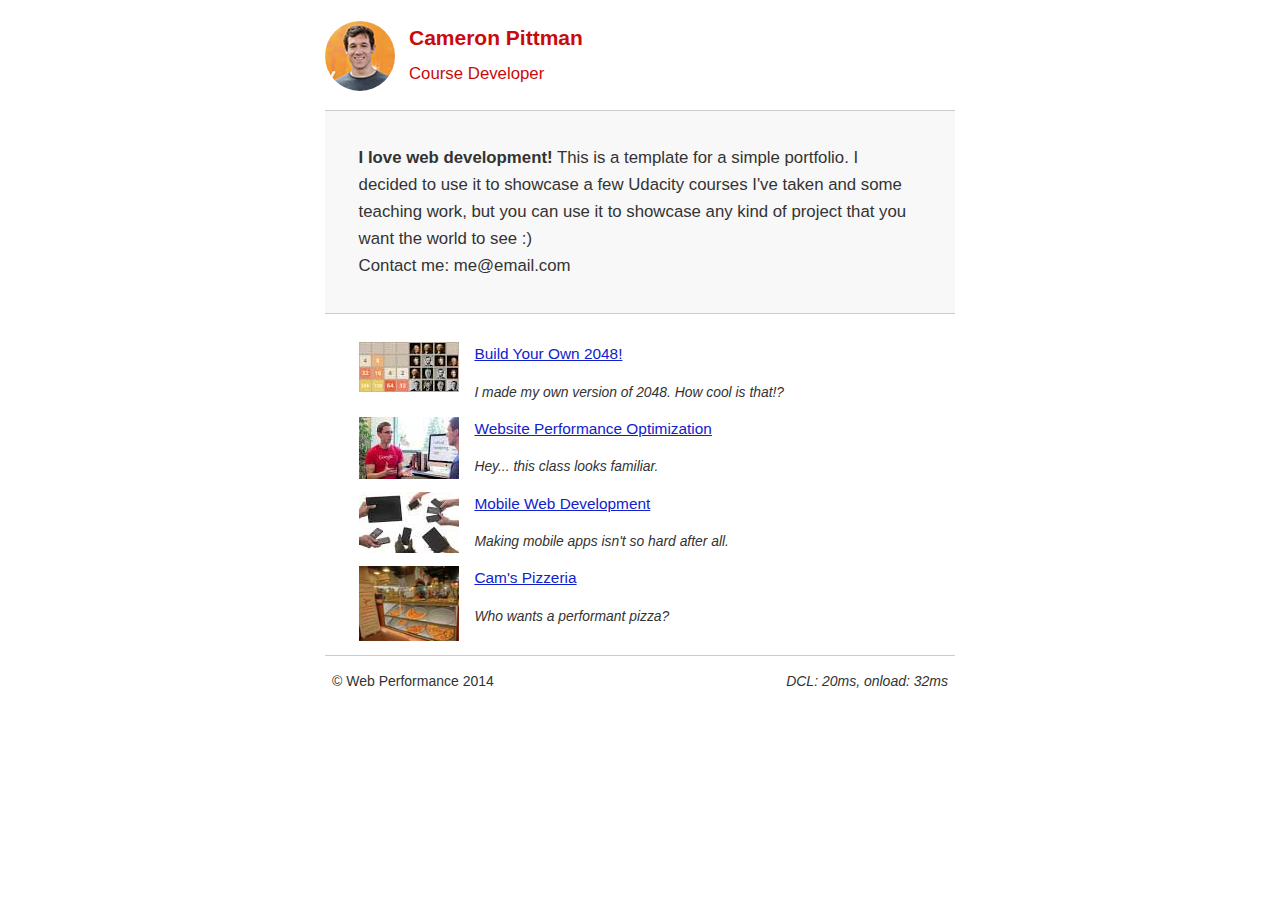
<file: index.html>
<!DOCTYPE html>
<html lang="en">
  <head>
    <meta charset="utf-8">
    <meta name="viewport" content="width=device-width, initial-scale=1">
    <meta name="description" content=" FILL ME IN ">
    <meta name="author" content=" FILL ME IN ">
    <title>Cameron Pittman: Portfolio</title>

    <!-- Ivy: Delete online fonts -->

    <!-- Ivy: add 'media' setting for print.css, avoid parsing blocking -->
    <link href="css/print.css" rel="stylesheet" media="print">

    <script>
      (function(w,g){w['GoogleAnalyticsObject']=g;
      w[g]=w[g]||function(){(w[g].q=w[g].q||[]).push(arguments)};w[g].l=1*new Date();})(window,'ga');

      // 可选 TODO: 用你的 Google Analytics ID 替换它
      ga('create', 'UA-XXXX-Y');
      ga('send', 'pageview');
    </script>
    <!-- Ivy: Add 'async' prop for loading analystics.js, avoid parsing blocking -->
    <script src="http://www.google-analytics.com/analytics.js" async></script>
    <script async src="js/perfmatters.js"></script>
    <!-- Ivy: Add inner style to minimize the size of style.css -->
    <style>
      html {
        font-size: 100%;
        overflow-y: scroll;
        -webkit-tap-highlight-color: rgba(0,0,0,0);
        -ms-text-size-adjust: 100%;
        -webkit-text-size-adjust: none;
      }
      body { margin: 0; font-size: 14px; line-height: 1.61; font-weight: 400; }
      body, button, input, select, textarea { font-family: Arial, sans-serif; color: #333; }

      a { color: #12C; }
      a:visited { color: #61C; }
      a:focus { outline: thin dotted; }
      a:hover, a:active { color: #c00; outline: 0; }

      b, strong { font-weight: bold; }
      pre, code { font-family: monospace, monospace; font-size: 1em; }
      ul, ol { margin: 1em 0; padding: 0 0 0 20px; }
      img { border: 0; max-width: 100%; }

      body { background: #fff; }
      header, footer, .container { max-width: 45em; margin: 0 auto; }

      header { padding: 0 0.5em; color: #C90B0B; }
      header img { border-radius: 40px; float: left; }
      header p { font-size:1.5em; font-weight: bold; padding-left: 4em;}
      header p span { font-size: 0.8em; font-weight: normal;}
    </style>
  </head>

  <body>
    <header>
      <a href="/"><img src="img/profilepic.jpg"></a>
      <p>Cameron Pittman<br><span>Course Developer</span></p>
    </header>

    <div class="container">
      <div class="hero">
        <strong>I love web development!</strong> This is a template for a simple portfolio. I decided to use it to showcase a few Udacity courses I've taken and some teaching work, but you can use it to showcase any kind of project that you want the world to see :) <br> Contact me: me@email.com
      </div>

      <div class="content">
      <!-- Ivy: Resize the size of imgs, use local server img instead of online img -->
        <ul>
          <li>
            <img src="img/item1.jpg">
            <a href="project-2048.html">Build Your Own 2048!</a>
            <p>I made my own version of 2048. How cool is that!?</p>
          </li>

          <li>
            <img src="img/item2.jpg">
            <a href="project-webperf.html">Website Performance Optimization</a>
            <p>Hey... this class looks familiar.</p>
          </li>

          <li>
            <img src="img/item3.jpg">
            <a href="project-mobile.html">Mobile Web Development</a>
            <p>Making mobile apps isn't so hard after all.</p>
          </li>

          <li>
            <img style="width: 100px;" src="views/images/pizzeria-small.jpg">
            <a href="views/pizza.html">Cam's Pizzeria</a>
            <p>Who wants a performant pizza?</p>
          </li>
        </ul>
      </div>

      <footer>
        <p>&copy; Web Performance 2014 <span id="crp-stats"></span></p>
      </footer>
    </div>
    <!-- Ivy: Move loading style.css to the bottom, avoid rendering blocking -->
    <link href="css/style.css" rel="stylesheet">
  </body>
</html>
</file>
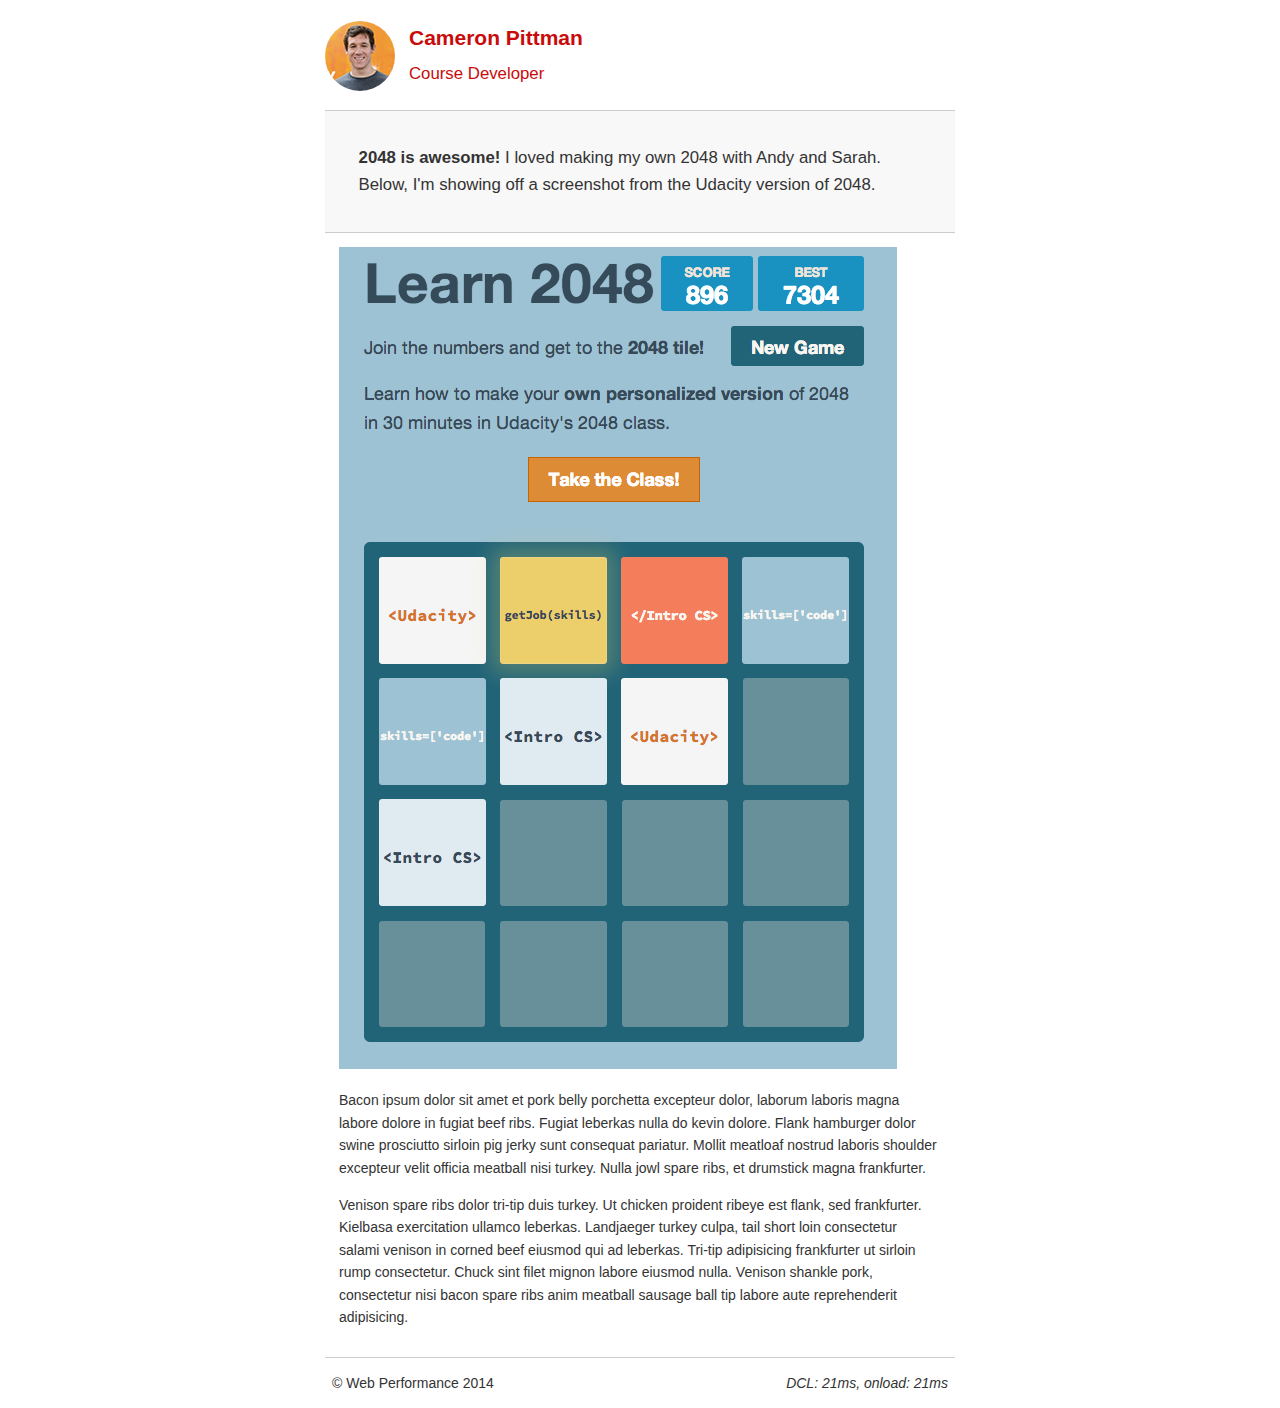
<file: project-2048.html>
<!DOCTYPE html>
<html lang="en">
  <head>
    <meta charset="utf-8">
    <meta name="viewport" content="width=device-width, initial-scale=1">
    <meta name="description" content=" FILL ME IN ">
    <meta name="author" content=" FILL ME IN ">
    <title>Cameron Pittman: Portfolio</title>

    <!-- 嗯，web字体对速度的影响有多大呢？测量一下吧... -->
    <!-- <link href="//fonts.googleapis.com/css?family=Open+Sans:400,700" rel="stylesheet"> -->

    <link href="css/style.css" rel="stylesheet">
    <link href="css/print.css" rel="stylesheet">

    <script>
      (function(w,g){w['GoogleAnalyticsObject']=g;
      w[g]=w[g]||function(){(w[g].q=w[g].q||[]).push(arguments)};w[g].l=1*new Date();})(window,'ga');

      // Optional TODO: 用你的Google Analytics ID替换它
      ga('create', 'UA-XXXX-Y');
      ga('send', 'pageview');
    </script>
    <script src="//www.google-analytics.com/analytics.js"></script>
    <script src="js/perfmatters.js"></script>
  </head>

  <body>
    <header>
      <a href="/"><img src="img/profilepic.jpg"></a>
      <p>Cameron Pittman<br><span>Course Developer</span></p>
    </header>

    <div class="container">
      <div class="hero">
        <strong>2048 is awesome!</strong> I loved making my own 2048 with Andy and Sarah. Below, I'm showing off a screenshot from the Udacity version of 2048.
      </div>

      <div class="content">

        <img class="img-responsive" src="img/2048.png">

        <p>Bacon ipsum dolor sit amet et pork belly porchetta excepteur dolor, laborum laboris magna labore dolore in fugiat beef ribs. Fugiat leberkas nulla do kevin dolore. Flank hamburger dolor swine prosciutto sirloin pig jerky sunt consequat pariatur. Mollit meatloaf nostrud laboris shoulder excepteur velit officia meatball nisi turkey. Nulla jowl spare ribs, et drumstick magna frankfurter.</p>

        <p>Venison spare ribs dolor tri-tip duis turkey. Ut chicken proident ribeye est flank, sed frankfurter. Kielbasa exercitation ullamco leberkas. Landjaeger turkey culpa, tail short loin consectetur salami venison in corned beef eiusmod qui ad leberkas. Tri-tip adipisicing frankfurter ut sirloin rump consectetur. Chuck sint filet mignon labore eiusmod nulla. Venison shankle pork, consectetur nisi bacon spare ribs anim meatball sausage ball tip labore aute reprehenderit adipisicing.</p>

    </div>

    <footer>
      <p>&copy; Web Performance 2014 <span id="crp-stats"></span></p>
    </footer>
  </body>
</html>
</file>
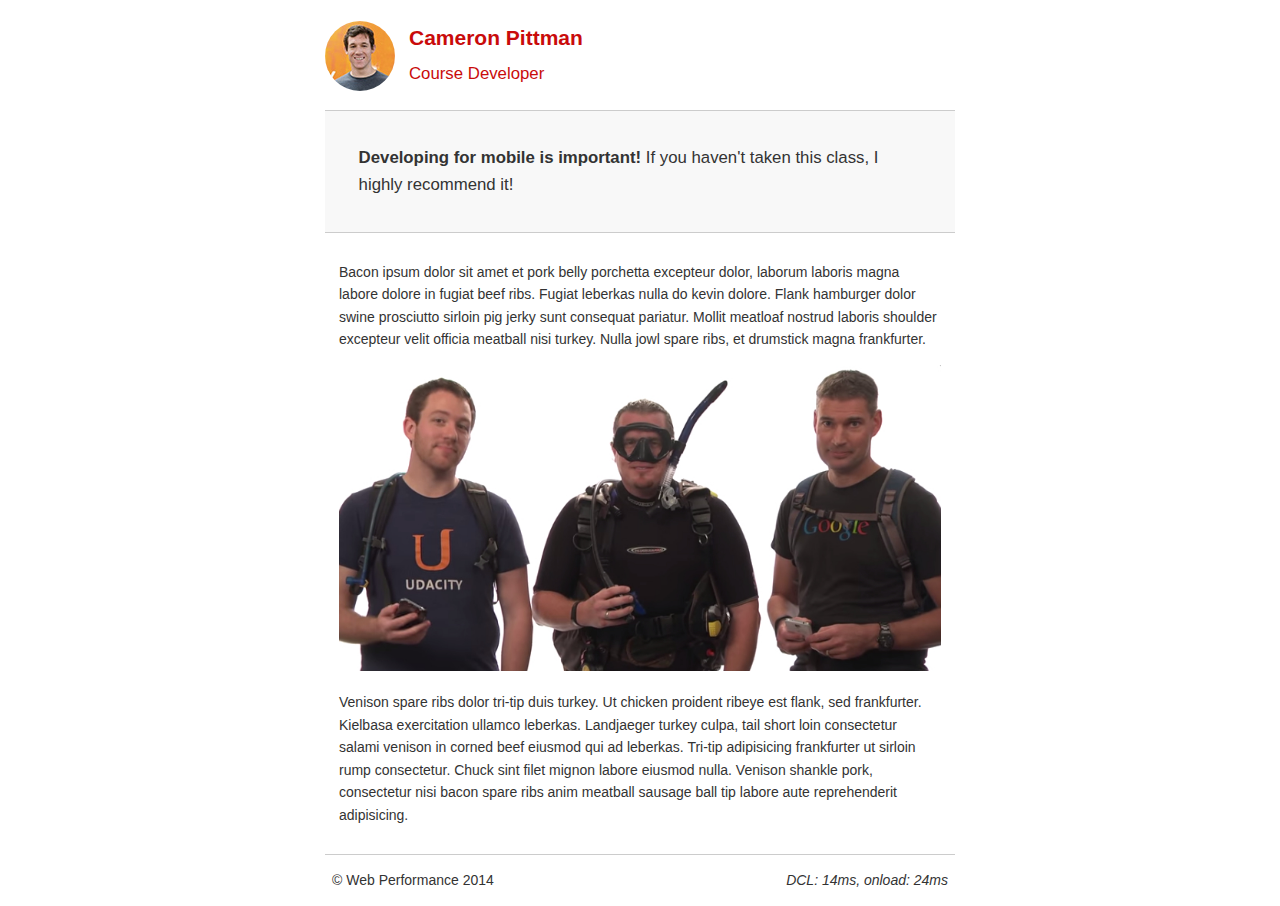
<file: project-mobile.html>
<!DOCTYPE html>
<html lang="en">
  <head>
    <meta charset="utf-8">
    <meta name="viewport" content="width=device-width, initial-scale=1">
    <meta name="description" content=" FILL ME IN ">
    <meta name="author" content=" FILL ME IN ">
    <title>Cameron Pitman: Portfolio</title>

    <!-- 嗯，web字体对速度的影响有多大呢？测量一下吧... -->
    <!-- <link href="//fonts.googleapis.com/css?family=Open+Sans:400,700" rel="stylesheet"> -->

    <link href="css/style.css" rel="stylesheet">
    <link href="css/print.css" rel="stylesheet">

    <script>
      (function(w,g){w['GoogleAnalyticsObject']=g;
      w[g]=w[g]||function(){(w[g].q=w[g].q||[]).push(arguments)};w[g].l=1*new Date();})(window,'ga');

      // Optional TODO: 用你的Google Analytics ID替换它
      ga('create', 'UA-XXXX-Y');
      ga('send', 'pageview');
    </script>
    <script src="http://www.google-analytics.com/analytics.js"></script>
    <script async src="js/perfmatters.js"></script>
  </head>

  <body>
    <header>
      <a href="/"><img src="img/profilepic.jpg"></a>
      <p>Cameron Pittman<br><span>Course Developer</span></p>
    </header>

    <div class="container">
      <div class="hero">
        <strong>Developing for mobile is important!</strong> If you haven't taken this class, I highly recommend it!
      </div>

      <div class="content">

        <p>Bacon ipsum dolor sit amet et pork belly porchetta excepteur dolor, laborum laboris magna labore dolore in fugiat beef ribs. Fugiat leberkas nulla do kevin dolore. Flank hamburger dolor swine prosciutto sirloin pig jerky sunt consequat pariatur. Mollit meatloaf nostrud laboris shoulder excepteur velit officia meatball nisi turkey. Nulla jowl spare ribs, et drumstick magna frankfurter.</p>

        <img src="img/mobilewebdev.jpg">

        <p>Venison spare ribs dolor tri-tip duis turkey. Ut chicken proident ribeye est flank, sed frankfurter. Kielbasa exercitation ullamco leberkas. Landjaeger turkey culpa, tail short loin consectetur salami venison in corned beef eiusmod qui ad leberkas. Tri-tip adipisicing frankfurter ut sirloin rump consectetur. Chuck sint filet mignon labore eiusmod nulla. Venison shankle pork, consectetur nisi bacon spare ribs anim meatball sausage ball tip labore aute reprehenderit adipisicing.</p>

    </div>

    <footer>
      <p>&copy; Web Performance 2014 <span id="crp-stats"></span></p>
    </footer>
  </body>
</html>
</file>
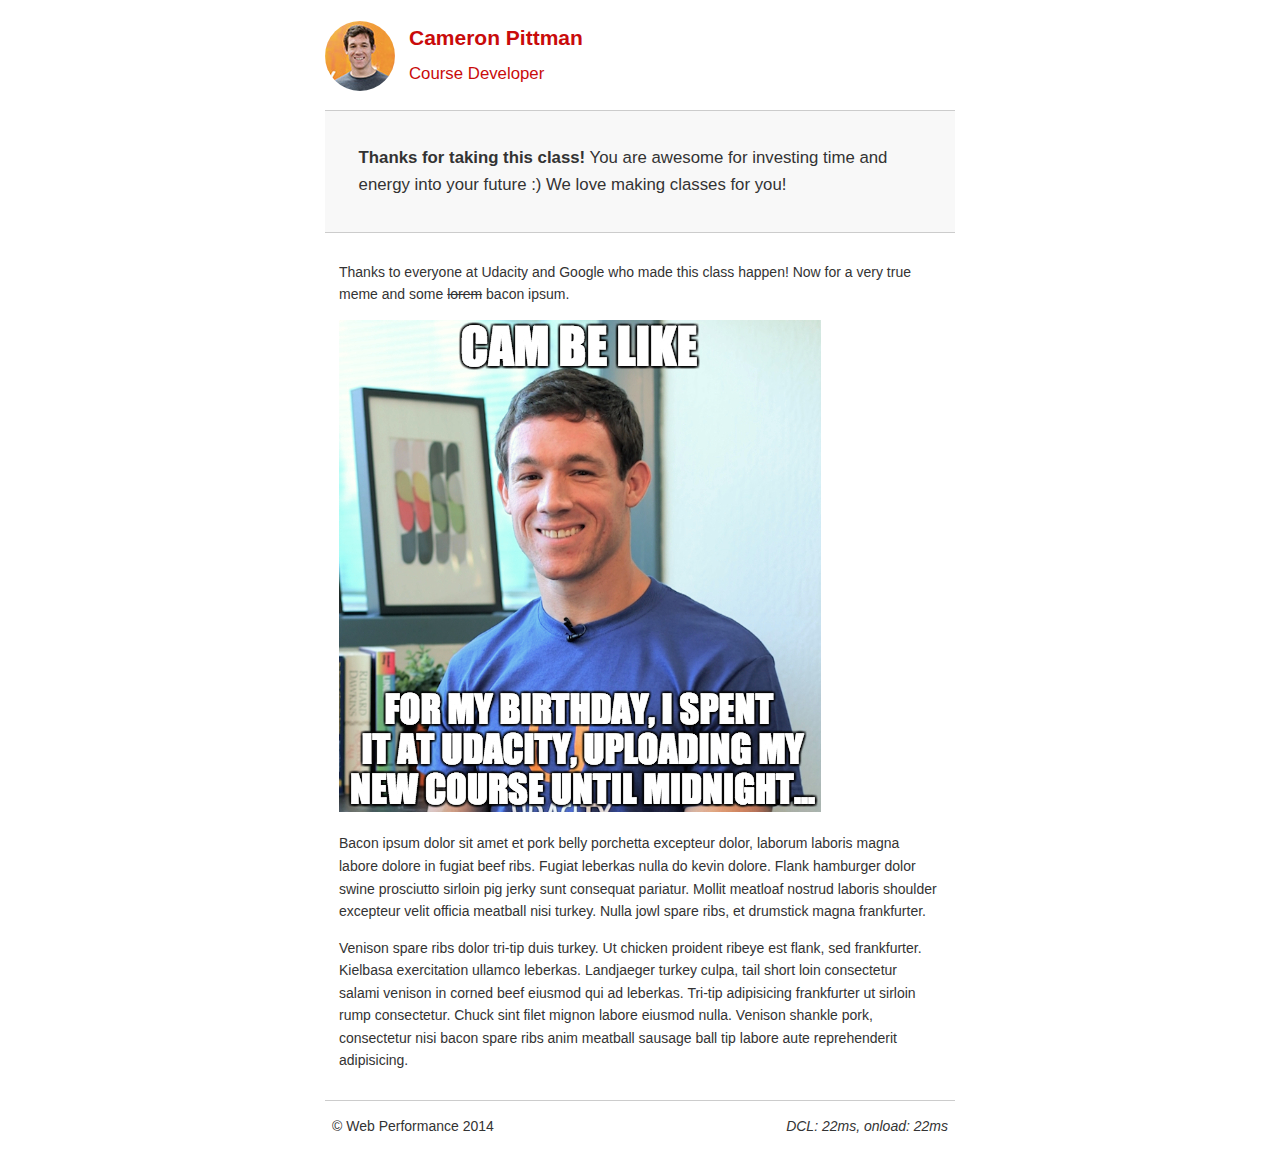
<file: project-webperf.html>
<!DOCTYPE html>
<html lang="en">
  <head>
    <meta charset="utf-8">
    <meta name="viewport" content="width=device-width, initial-scale=1">
    <meta name="description" content=" FILL ME IN ">
    <meta name="author" content=" FILL ME IN ">
    <title>Cameron Pittman: Portfolio</title>

    <!-- 嗯，web字体对速度的影响有多大呢？测量一下吧... -->
    <!-- <link href="//fonts.googleapis.com/css?family=Open+Sans:400,700" rel="stylesheet"> -->

    <link href="css/style.css" rel="stylesheet">
    <link href="css/print.css" rel="stylesheet">

    <script>
      (function(w,g){w['GoogleAnalyticsObject']=g;
      w[g]=w[g]||function(){(w[g].q=w[g].q||[]).push(arguments)};w[g].l=1*new Date();})(window,'ga');

      // Optional TODO: 用你的Google Analytics ID替换它
      ga('create', 'UA-XXXX-Y');
      ga('send', 'pageview');
    </script>
    <script src="http://www.google-analytics.com/analytics.js"></script>
    <script async src="js/perfmatters.js"></script>
  </head>

  <body>
    <header>
      <a href="/"><img src="img/profilepic.jpg"></a>
      <p>Cameron Pittman<br><span>Course Developer</span></p>
    </header>

    <div class="container">
      <div class="hero">
        <strong>Thanks for taking this class!</strong> You are awesome for investing time and energy into your future :) We love making classes for you!
      </div>

      <div class="content">

        <p>Thanks to everyone at Udacity and Google who made this class happen! Now for a very true meme and some <strike>lorem</strike> bacon ipsum.</p>

        <img src="img/cam_be_like.jpg">

        <p>Bacon ipsum dolor sit amet et pork belly porchetta excepteur dolor, laborum laboris magna labore dolore in fugiat beef ribs. Fugiat leberkas nulla do kevin dolore. Flank hamburger dolor swine prosciutto sirloin pig jerky sunt consequat pariatur. Mollit meatloaf nostrud laboris shoulder excepteur velit officia meatball nisi turkey. Nulla jowl spare ribs, et drumstick magna frankfurter.</p>

        <p>Venison spare ribs dolor tri-tip duis turkey. Ut chicken proident ribeye est flank, sed frankfurter. Kielbasa exercitation ullamco leberkas. Landjaeger turkey culpa, tail short loin consectetur salami venison in corned beef eiusmod qui ad leberkas. Tri-tip adipisicing frankfurter ut sirloin rump consectetur. Chuck sint filet mignon labore eiusmod nulla. Venison shankle pork, consectetur nisi bacon spare ribs anim meatball sausage ball tip labore aute reprehenderit adipisicing.</p>

    </div>

    <footer>
      <p>&copy; Web Performance 2014 <span id="crp-stats"></span></p>
    </footer>
  </body>
</html>
</file>
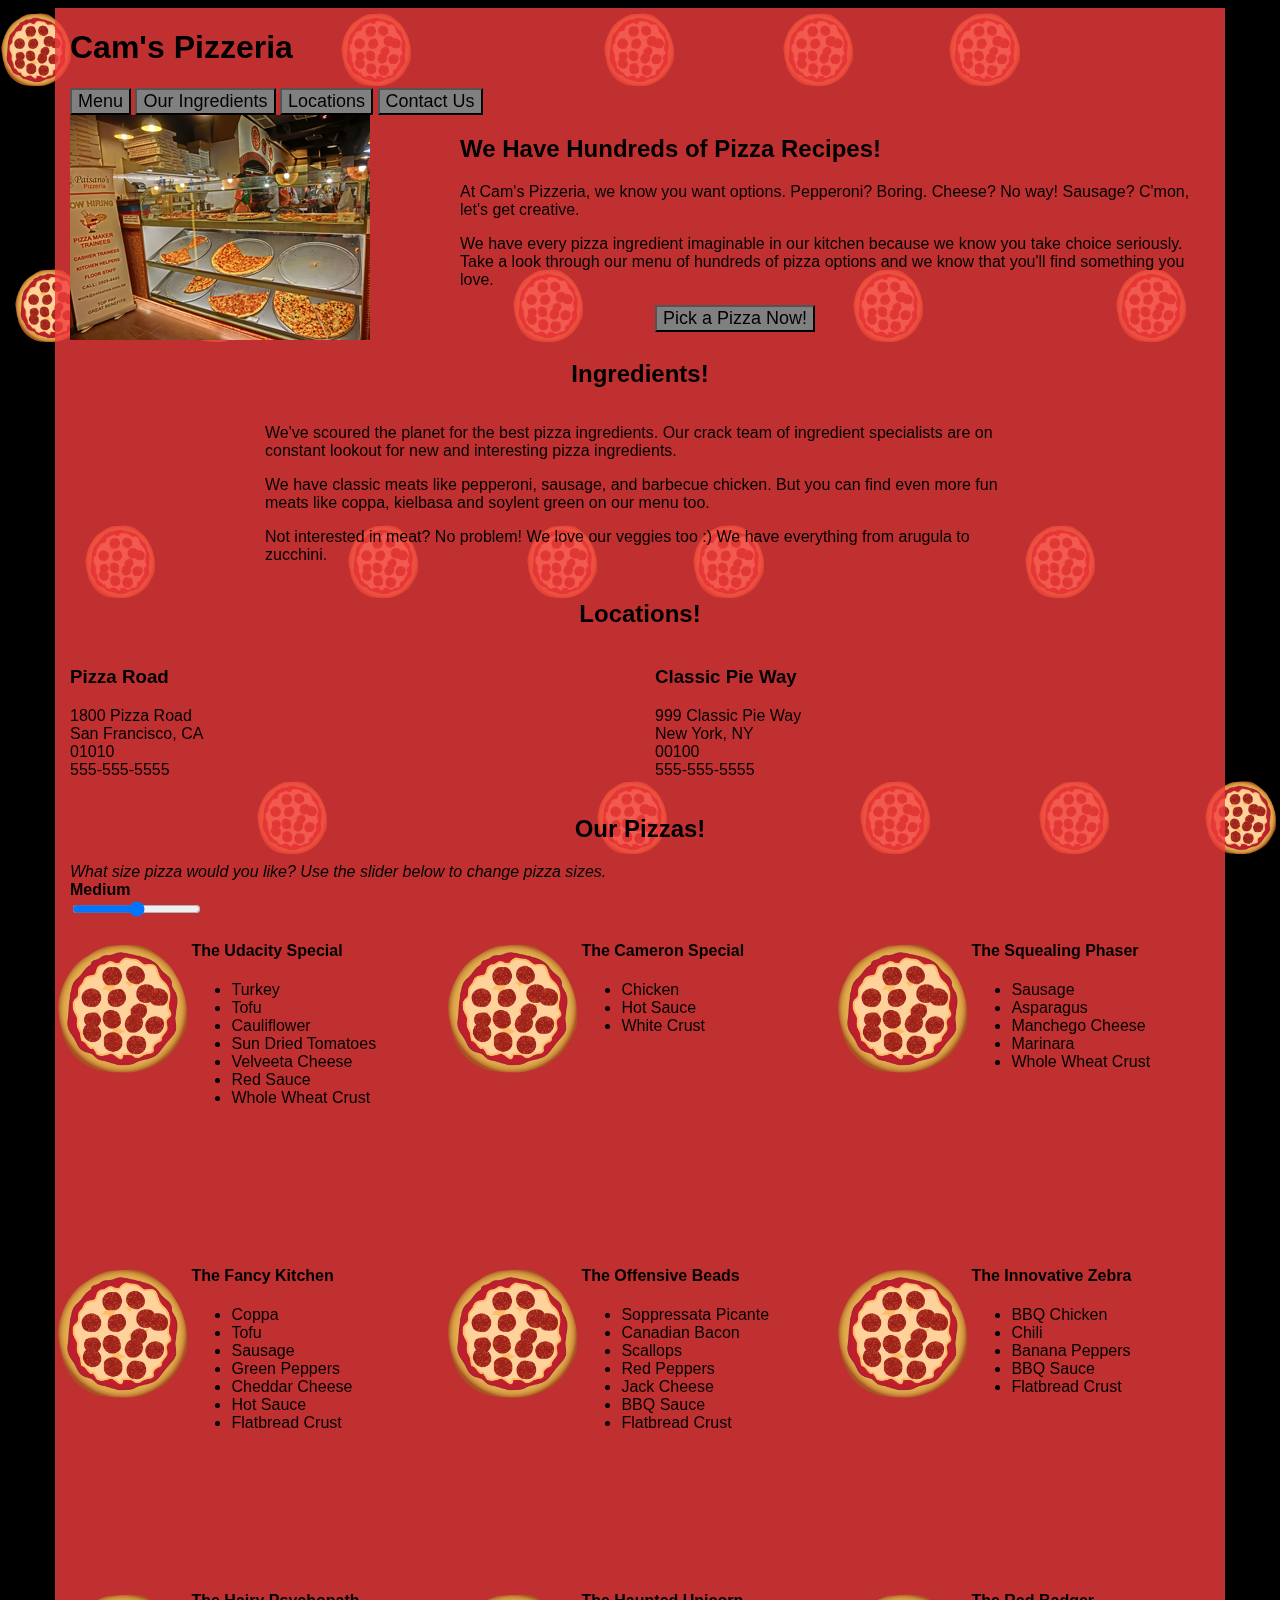
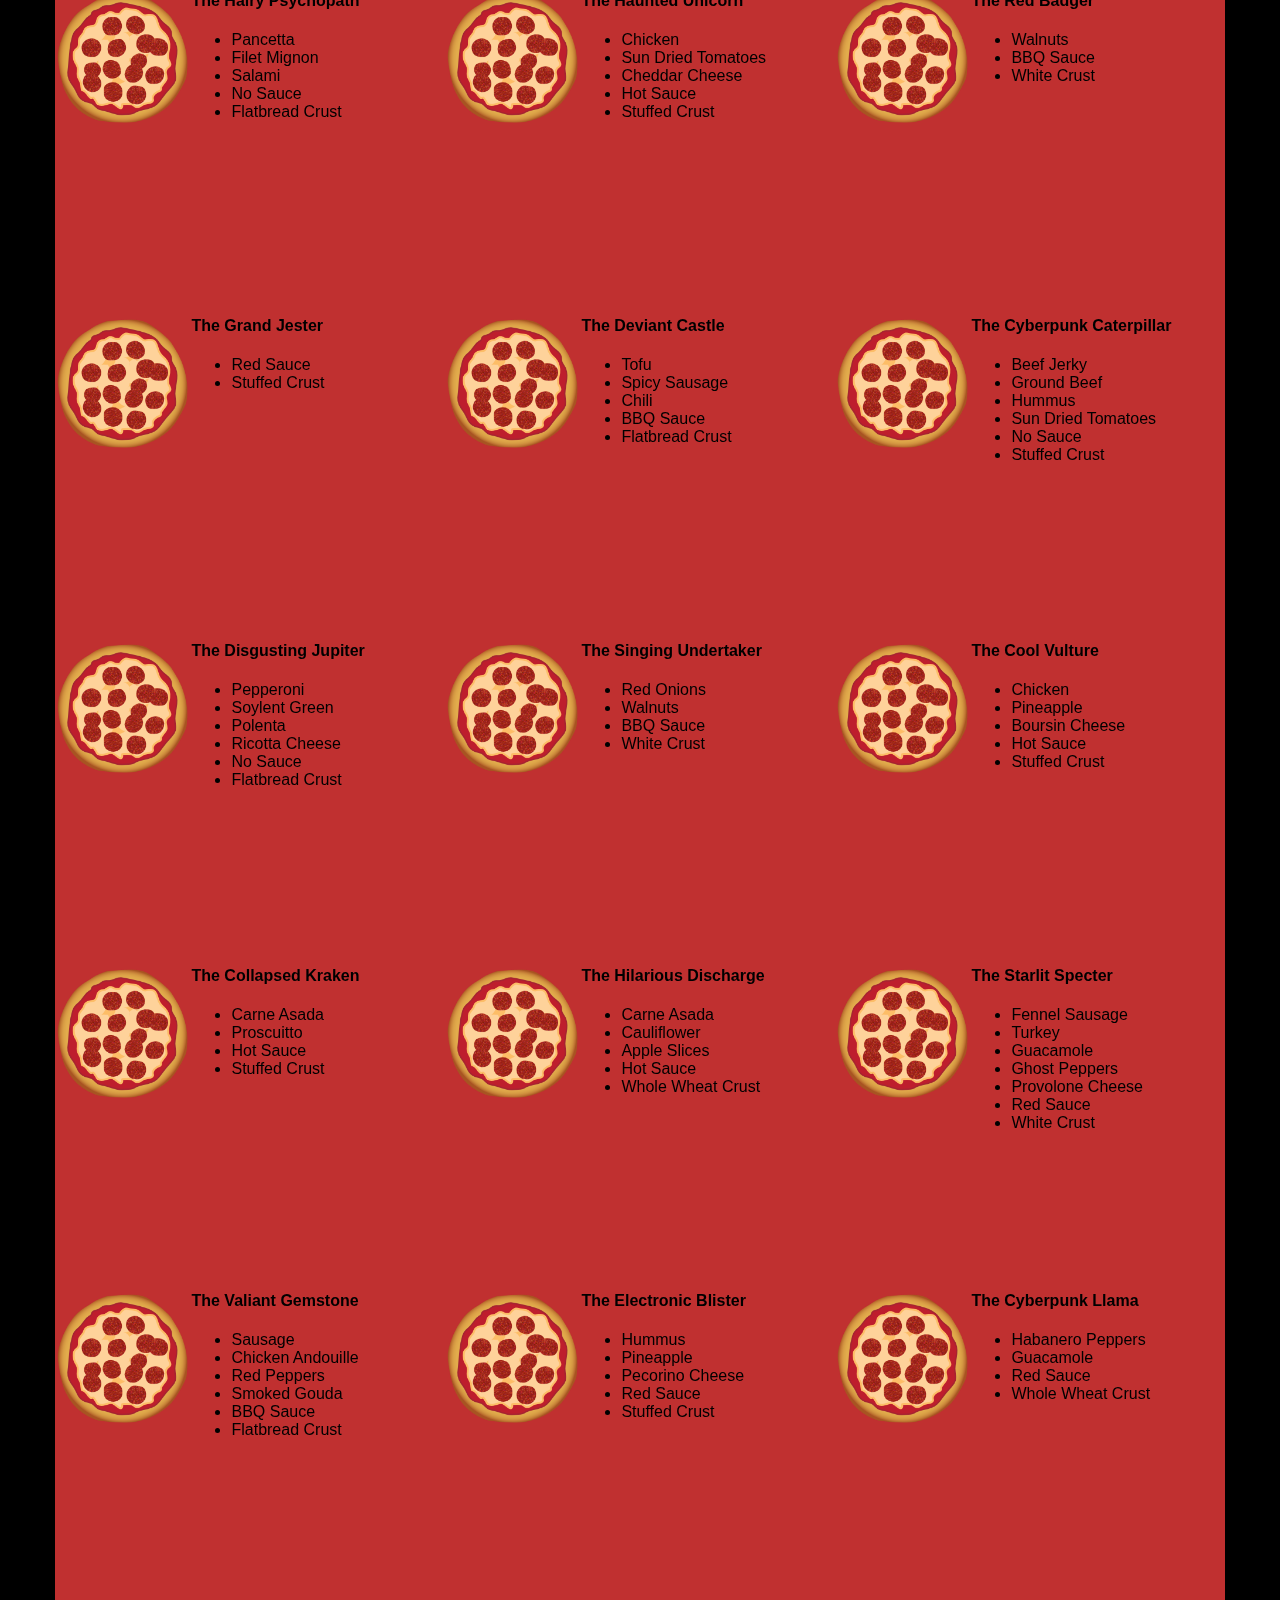
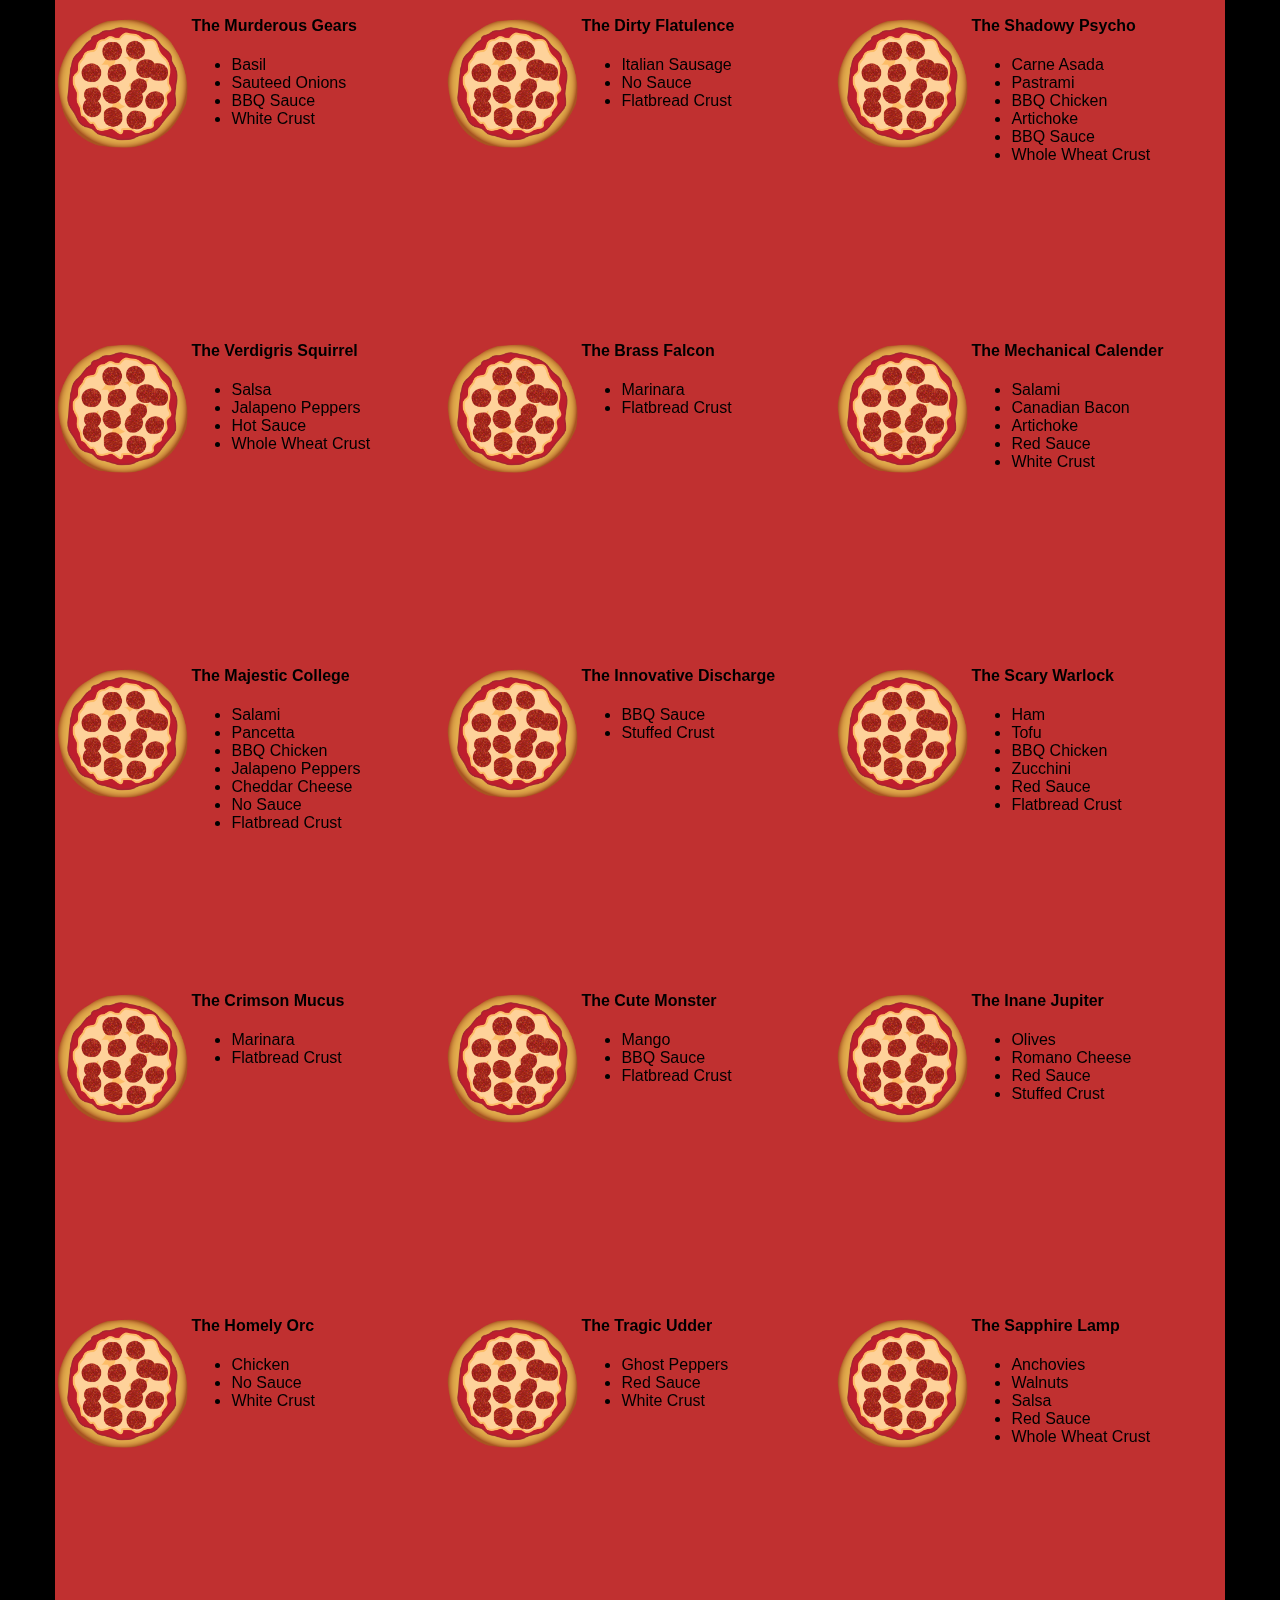
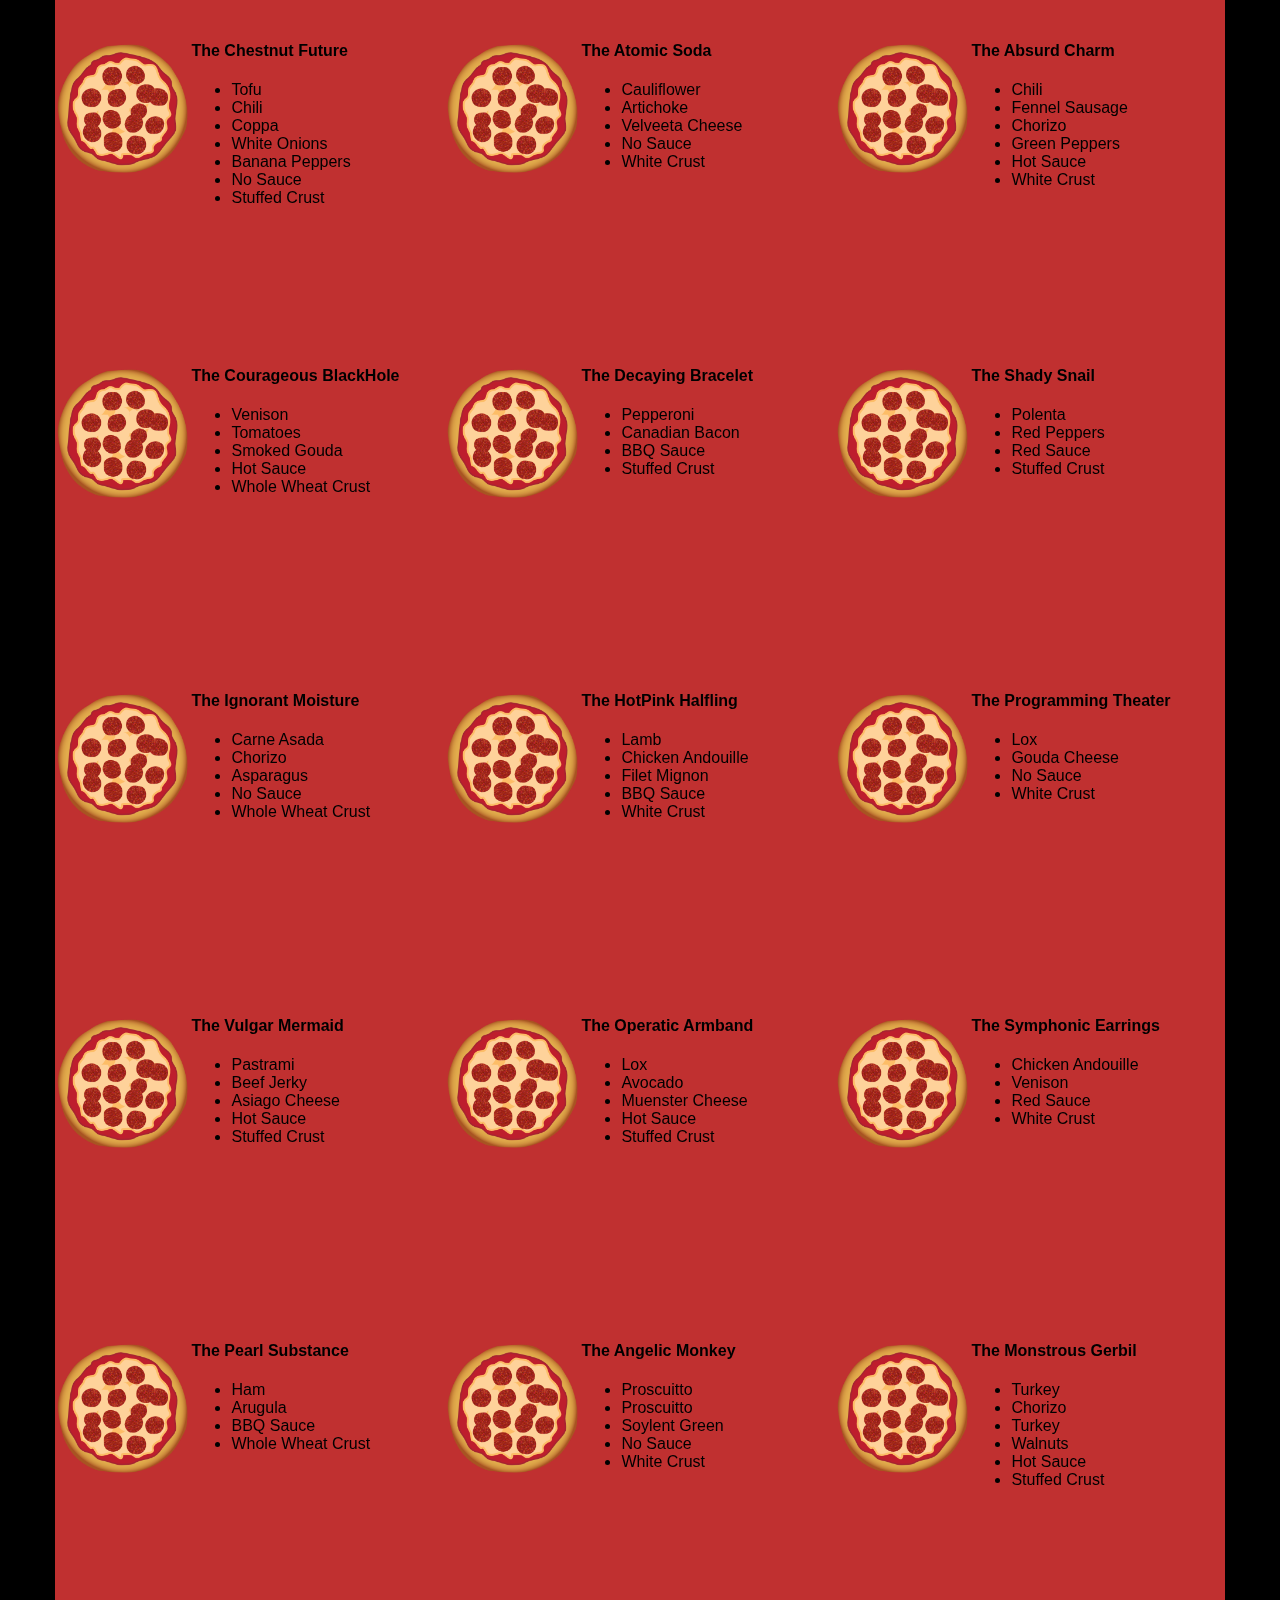
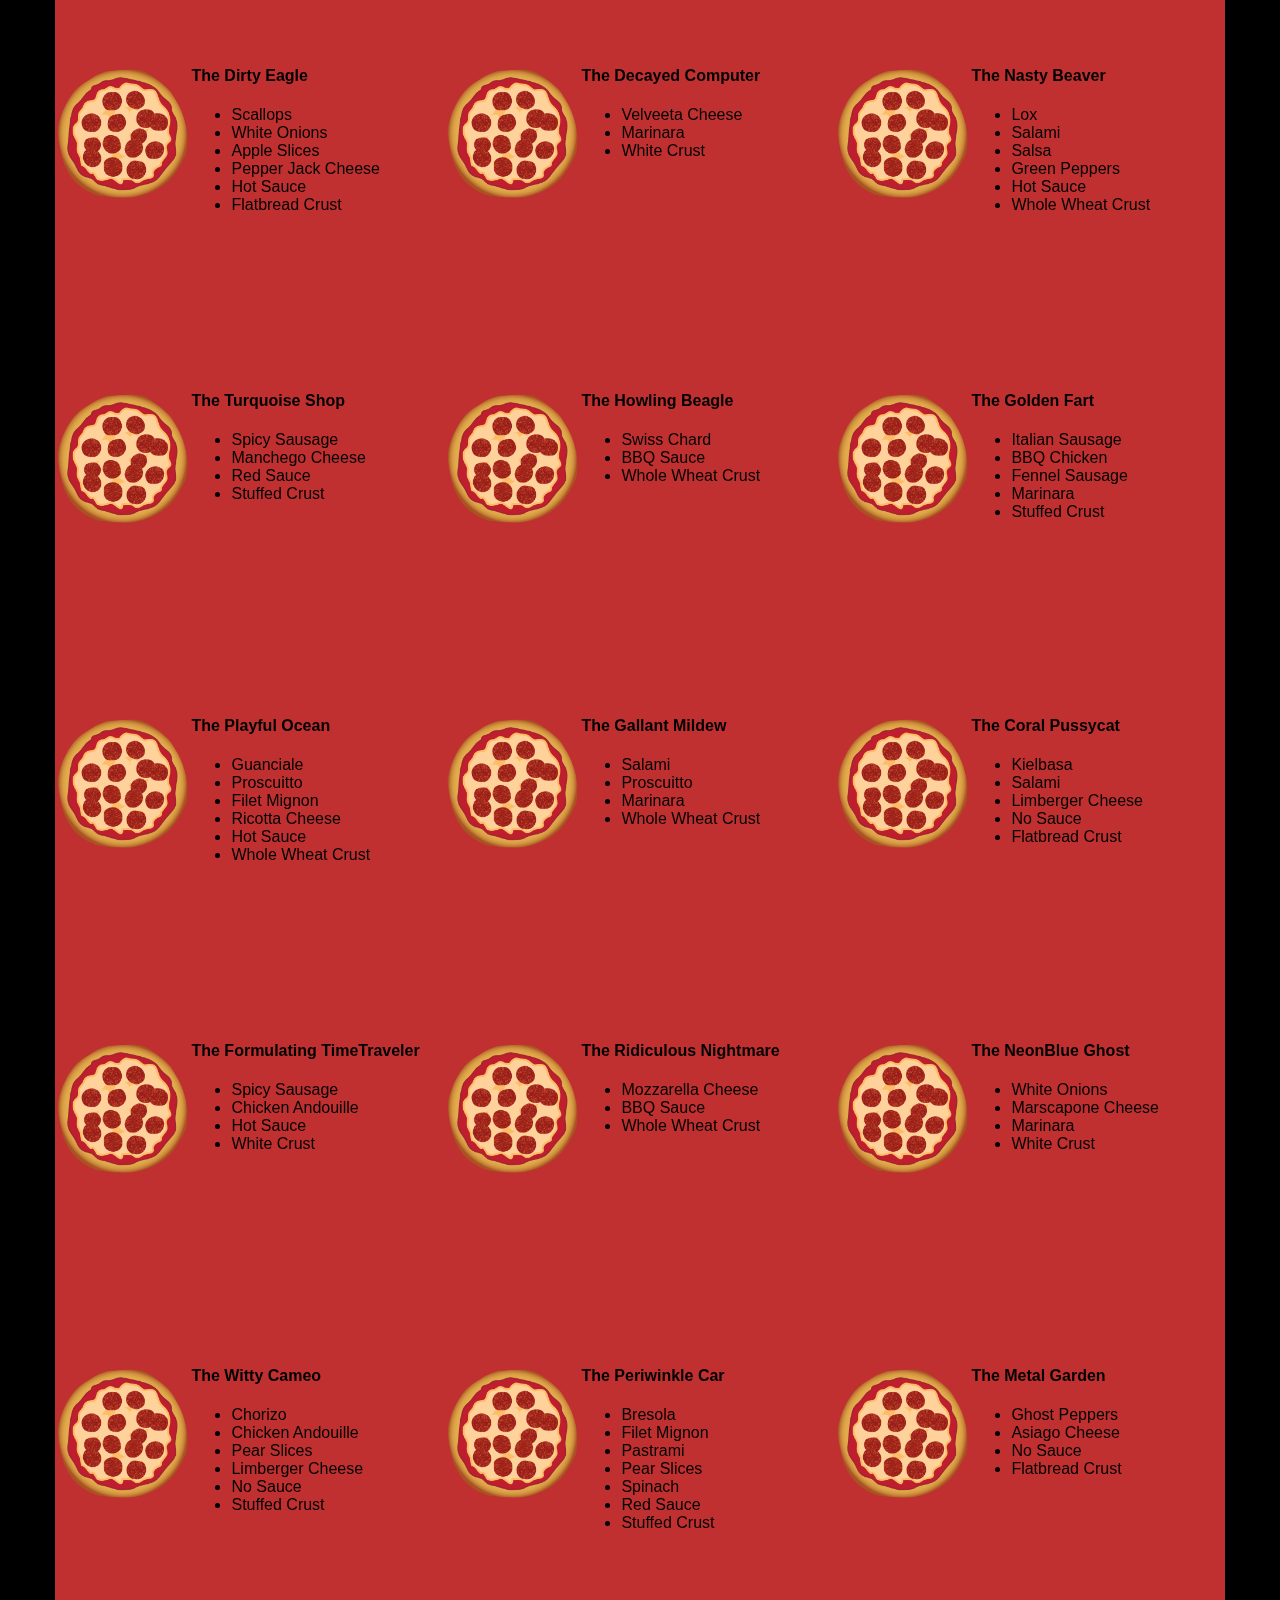
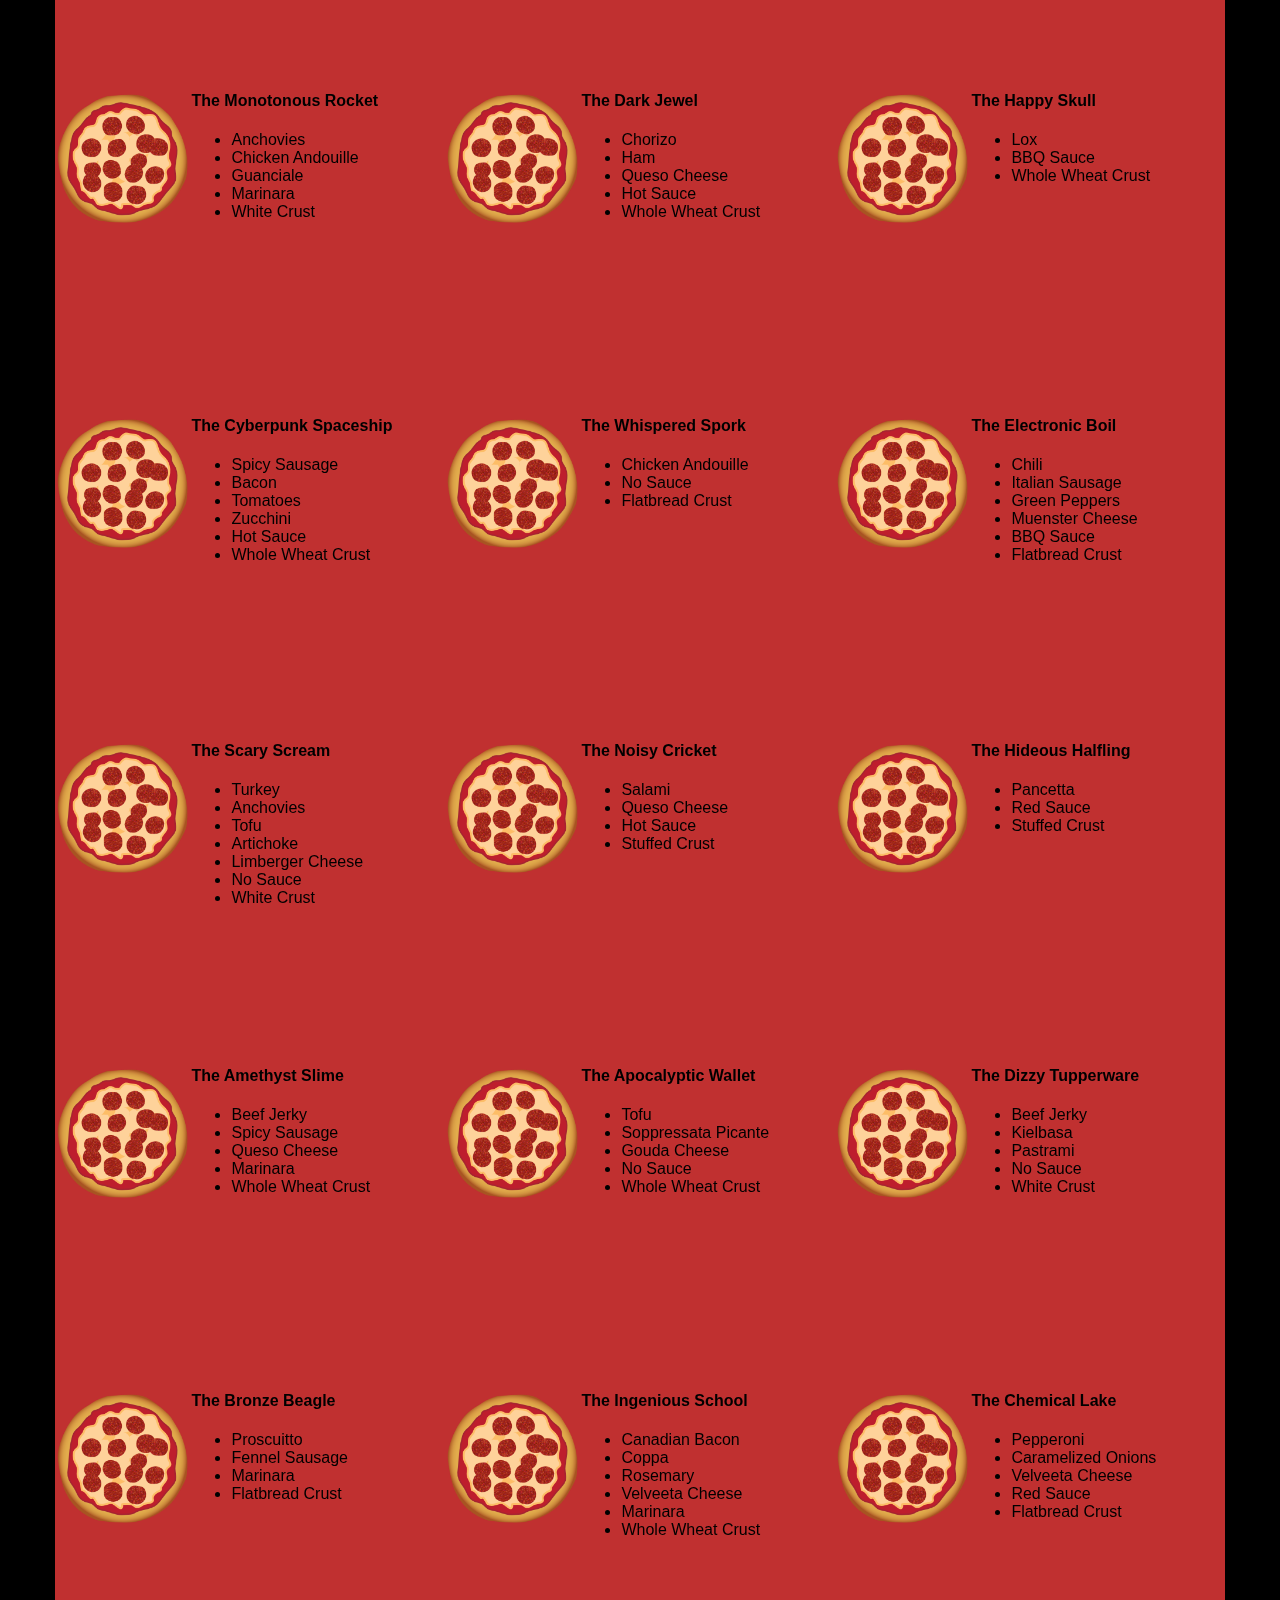
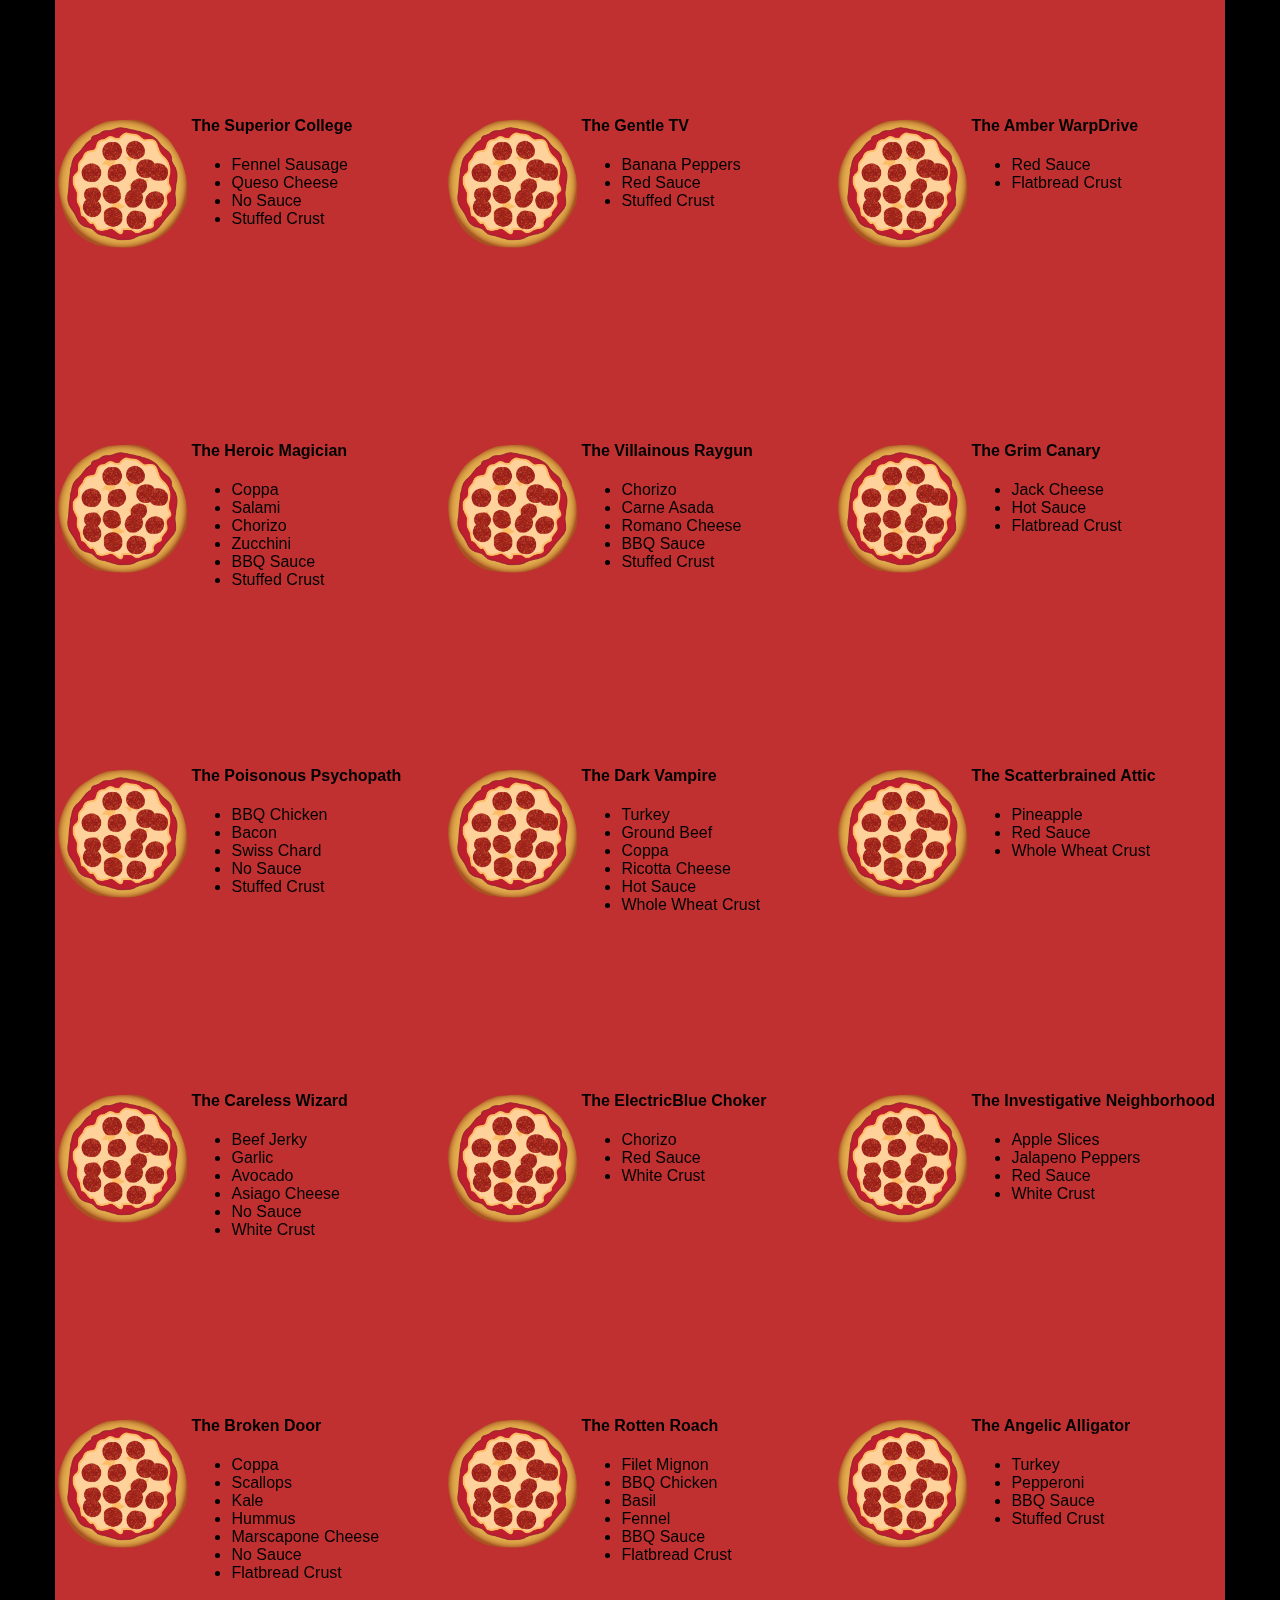
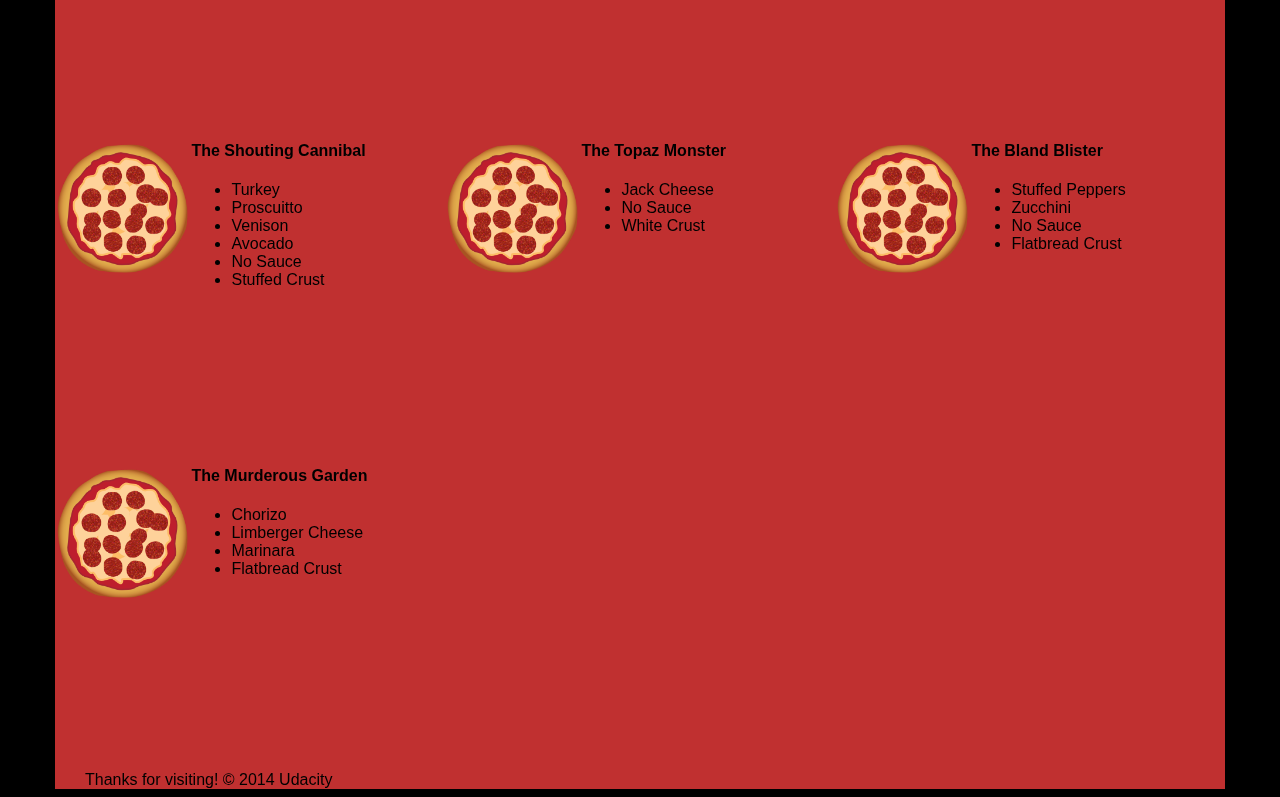
<file: views/pizza.html>
<!DOCTYPE HTML>
<html>
<head>
  <link rel="stylesheet" href="css/style.css">
  <link rel="stylesheet" href="css/bootstrap-grid.css">
</head>

<body id='screen'>
  <div class="container">
    <div id="header" class="row">
      <div class="col-md-6">
        <div class="row">
          <div class="col-md-12">
            <h1>Cam's Pizzeria</h1>
            <div class="row">
              <div id="menu" class="col-md-12">
                <form action="#randomPizzas">
                  <input type="submit" value="Menu">
                </form>
                <form action="#ingredients">
                  <input type="submit" value="Our Ingredients">
                </form>
                <form action="#locations">
                  <input type="submit" value="Locations">
                </form>
                <form action="#" onsubmit="alert('Thanks for clicking! This button doesn\'t do anything because this is a fake pizzeria :\)')">
                  <input type="submit" value="Contact Us">
                </form>
              </div>
            </div>
          </div>
        </div>
      </div>
      <div id="movingPizzas1" class="col-md-6">
      </div>
    </div>
    <div id="callToAction" class="row">
      <div class="col-md-4">
        <img src="images/pizzeria.png" class="img-responsive"> <!-- Image credit to: http://commons.wikimedia.org/wiki/File:HK_TST_night_%E5%98%89%E8%98%AD%E9%81%93_Granville_Road_restaurant_Paisano's_Pizzeria_pizza_Dec-2013.JPG -->
      </div>
      <div class="col-md-8">
        <div class="row">
          <div class="col-md-12">
            <h2>We Have Hundreds of Pizza Recipes!</h2>
            <p>At Cam's Pizzeria, we know you want options. Pepperoni? Boring. Cheese? No way! Sausage? C'mon, let's get creative.</p>

            <p>We have every pizza ingredient imaginable in our kitchen because we know you take choice seriously. Take a look through our menu of hundreds of pizza options and we know that you'll find something you love.</p>
          </div>
        </div>
        <div class="row">
          <div class="col-md-6 col-md-push-3">
            <form action="#randomPizzas">
              <input type="submit" value="Pick a Pizza Now!">
            </form>
          </div>
        </div>
      </div>
    </div>
    <div id="ingredients" class="row">
      <div class="col-md-8 col-md-push-2">
        <div class="row">
          <div class="col-md-12 centered">
            <h2>Ingredients!</h2>
          </div>
        </div>
        <div class="row">
          <div class="col-md-12">
            <p>We've scoured the planet for the best pizza ingredients. Our crack team of ingredient specialists are on constant lookout for new and interesting pizza ingredients.</p>

            <p>We have classic meats like pepperoni, sausage, and barbecue chicken. But you can find even more fun meats like coppa, kielbasa and soylent green on our menu too.</p>

            <p>Not interested in meat? No problem! We love our veggies too :) We have everything from arugula to zucchini.</p>
          </div>
        </div>
      </div>
    </div>
    <div id="locations" class="row">
      <div class="col-md-12">
        <h2 style="text-align: center">Locations!</h2>
        <div class="row">
          <div class="col-md-6">
            <h3>Pizza Road</h3>
            <p>1800 Pizza Road<br>San Francisco, CA<br>01010<br>555-555-5555</p>
          </div>
          <div class="col-md-6">
            <h3>Classic Pie Way</h3>
            <p>999 Classic Pie Way<br>New York, NY<br>00100<br>555-555-5555</p>
          </div>
        </div>
      </div>
    </div>
    <div id="pizzaGenerator" class="row">
      <div class="col-md-12">
        <h2 style="text-align: center">Our Pizzas!</h2>
        <div class="row">
          <div class="col-md-12">
            <em>What size pizza would you like? Use the slider below to change pizza sizes.</em>
          </div>
          <div id="pizzaSize" class="col-md-6">Medium</div>
          <div class="col-md-12">
            <input id="sizeSlider" type="range" min="1" max="3" value="2" step="1" onchange="resizePizzas(this.value)"></input>
          </div>
        </div>
        <div id="randomPizzas" class="row">
          <div id="pizza0" class="randomPizzaContainer" style="width:33.33%; height: 325px;">
            <div style="width:35%">
              <img src="images/pizza.png" class="img-responsive">
            </div>
            <div style="width:65%">
              <h4>The Udacity Special</h4>
              <ul>
                <li>Turkey</li>
                <li>Tofu</li>
                <li>Cauliflower</li>
                <li>Sun Dried Tomatoes</li>
                <li>Velveeta Cheese</li>
                <li>Red Sauce</li>
                <li>Whole Wheat Crust</li>
              </ul>
            </div>
          </div>
          <div id="pizza1" class="randomPizzaContainer" style="width:33.33%; height: 325px;">
            <div style="width:35%">
              <img src="images/pizza.png" class="img-responsive">
            </div>
            <div style="width:65%">
              <h4>The Cameron Special</h4>
              <ul>
                <li>Chicken</li>
                <li>Hot Sauce</li>
                <li>White Crust</li>
              </ul>
            </div>
          </div>
        </div>
      </div>
    </div>
    <div id="footer" class="col-md-12">Thanks for visiting! &copy; 2014 Udacity</div>
  </div>
  <script type="text/javascript" src="js/main.js"></script>
</body>

</html>
</html>
</file>
<file: css/print.css>
@media print {
  * { background: transparent !important; color: black !important; text-shadow: none !important; filter:none !important; -ms-filter: none !important; }
  a, a:visited { color: #444 !important; text-decoration: underline; }
  a[href]:after { content: " (" attr(href) ")"; }
  tr, img { page-break-inside: avoid; }
  img { max-width: 100% !important; }
  @page { margin: 0.5cm; }
  p, h2, h3 { orphans: 3; widows: 3; }
  h2, h3{ page-break-after: avoid; }
}
</file>
<file: css/style.css>
html {
  font-size: 100%;
  overflow-y: scroll;
  -webkit-tap-highlight-color: rgba(0,0,0,0);
  -ms-text-size-adjust: 100%;
  -webkit-text-size-adjust: none;
}
body { margin: 0; font-size: 14px; line-height: 1.61; font-weight: 400; }
body, button, input, select, textarea { font-family: Arial, sans-serif; color: #333; }

a { color: #12C; }
a:visited { color: #61C; }
a:focus { outline: thin dotted; }
a:hover, a:active { color: #c00; outline: 0; }

b, strong { font-weight: bold; }
pre, code { font-family: monospace, monospace; font-size: 1em; }
ul, ol { margin: 1em 0; padding: 0 0 0 20px; }
img { border: 0; max-width: 100%; }

body { background: #fff; }
header, footer, .container { max-width: 45em; margin: 0 auto; }

header { padding: 0 0.5em; color: #C90B0B; }
header img { border-radius: 40px; float: left; }
header p { font-size:1.5em; font-weight: bold; padding-left: 4em;}
header p span { font-size: 0.8em; font-weight: normal;}

.hero { padding: 2em; background-color: #f8f8f8; font-size:1.2em;
  border-bottom: 1px solid #ccc;
  border-top: 1px solid #ccc;
}

.content { padding: 1em 1em; }
.content li { list-style-type: none; font-size: 1.1em;}
li img { float:left; padding-right: 1em; }
li p { font-size: 0.9em; font-style: italic; }

footer {
  padding: 0 0.5em;
  border-top: 1px solid #ccc;
}
footer span { float: right; font-style: italic; }

/* Smartphones (portrait) */
@media only screen and (max-width: 480px) {
  body { font-size: 12px;}
  header p { padding-left: 4.5em;}
}
</file>
<file: views/css/style.css>
/** {
  outline: 1px solid red !important;
}*/
* {
  -webkit-box-sizing: border-box;
  -moz-box-sizing: border-box;
  -box-sizing: border-box;
}

body {
  font-family: "Trebuchet MS", Helvetica, sans-serif;
  background: black;
}

input {
  background: grey;
  font-size: 18px;
}

form {
  display: inline-block;
}
.pizzaLine {
  margin-top: 125px;
}
.centered {
  text-align: center;
}

#pizzaSize {
  font-weight: 800;
}

.mover {
  position: fixed;
  width: 256px;
  z-index: -2;
}

.randomPizzaContainer {
  float: left;
  display: flex;
}

.randomPizzaContainer:after {
  content: "";
  display: table;
  clear:both;
}

 .container {
  background-color: rgba(240, 60, 60, 0.8);
}
</file>
